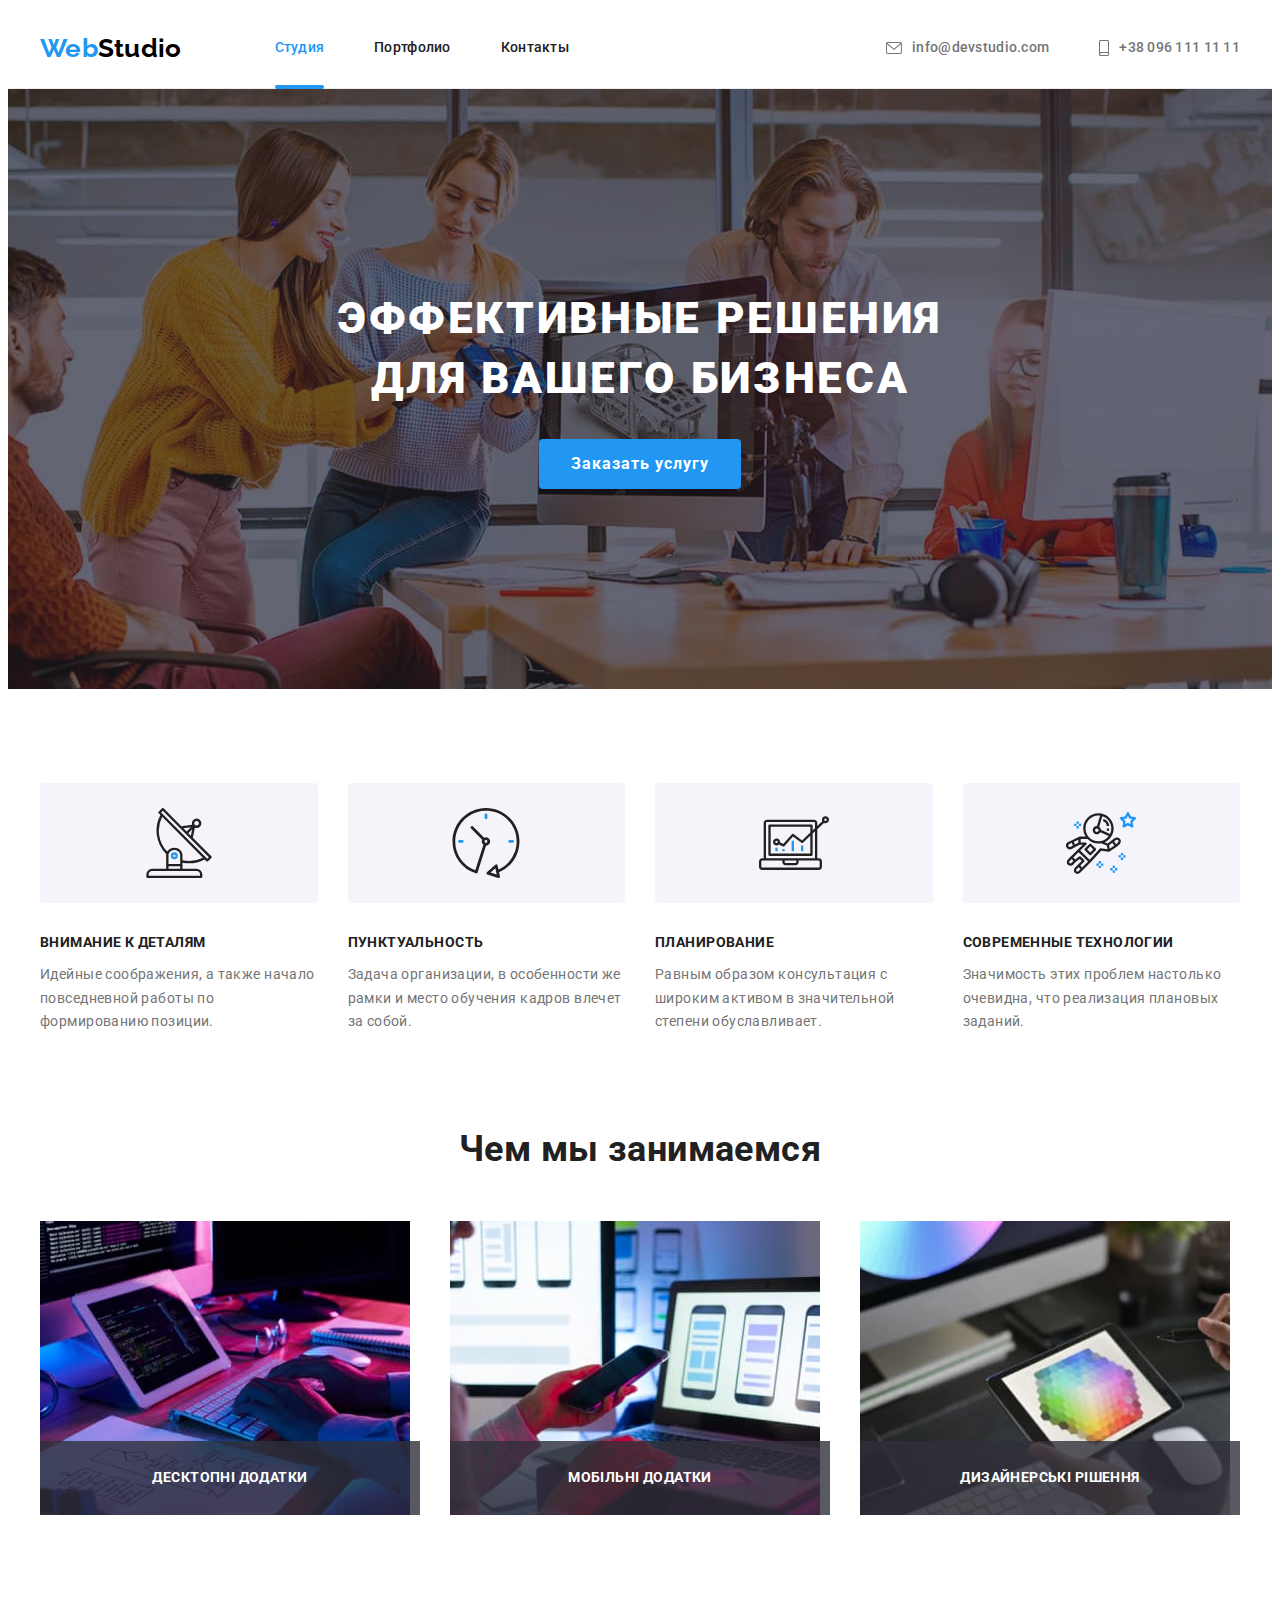
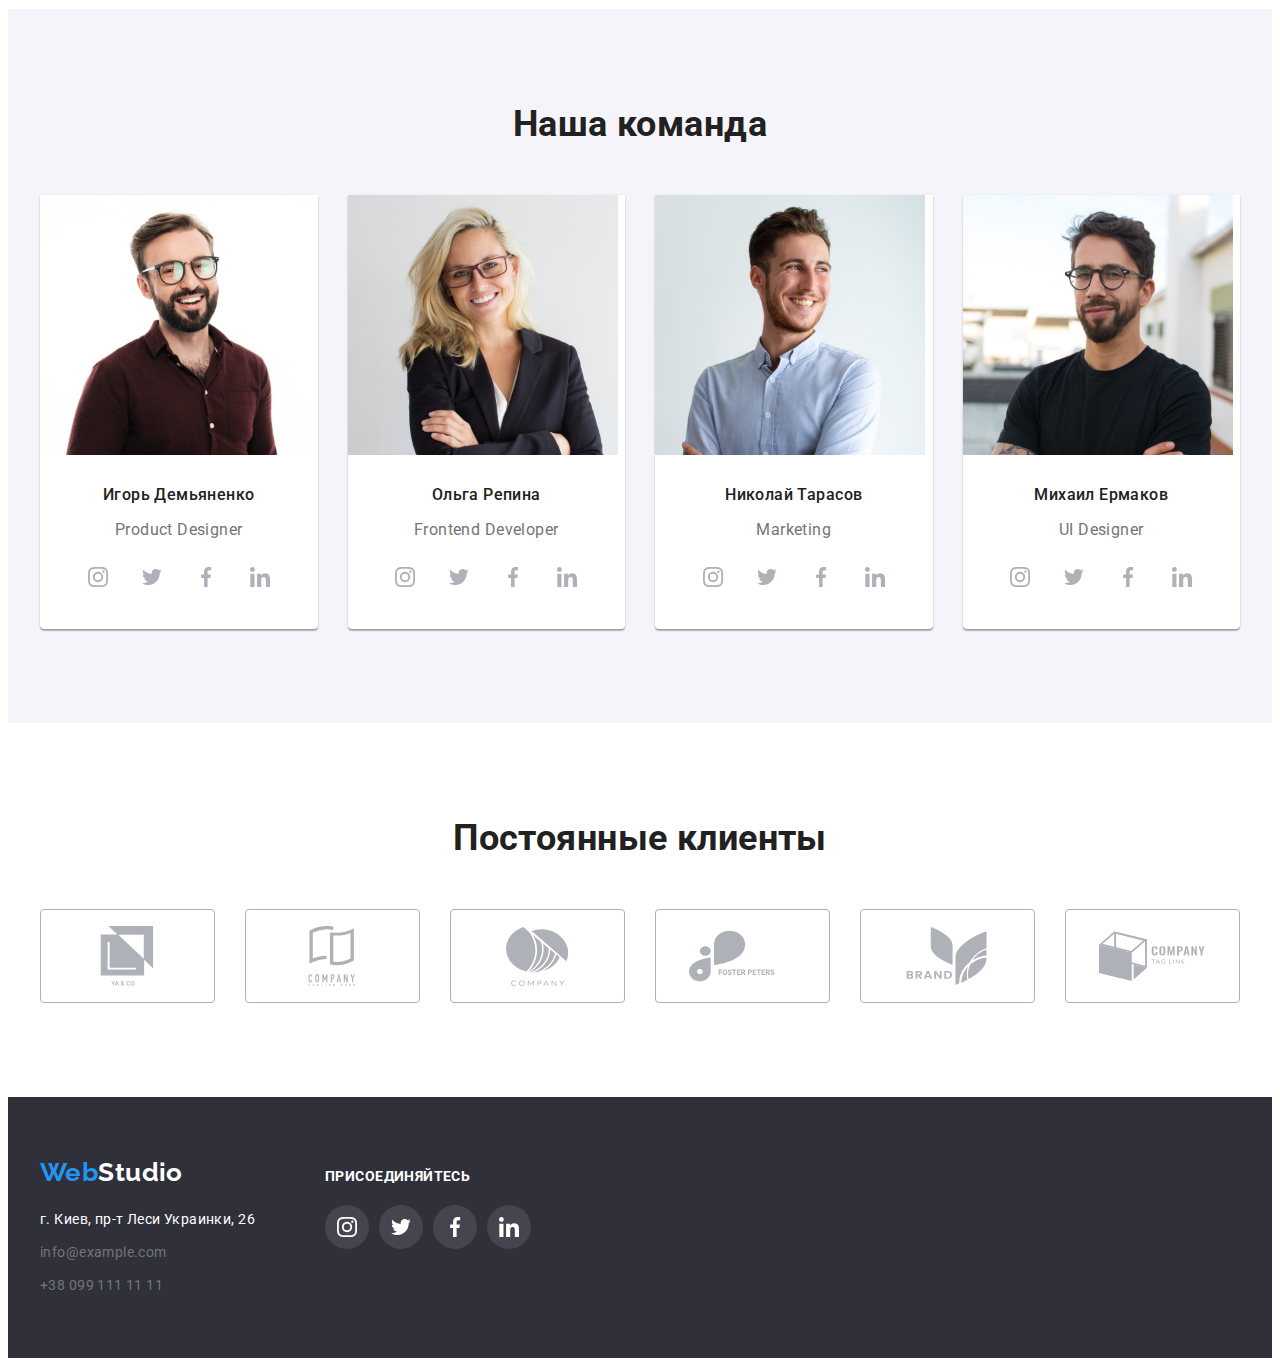
<file: index.html>
<!DOCTYPE html>
<html lang="ru">
  <head>
    <meta charset="UTF-8" />
    <meta http-equiv="X-UA-Compatible" content="IE=edge" />
    <meta name="viewport" content="width=device-width, initial-scale=1.0" />
    <title>Главная</title>
    <link
      rel="stylesheet"
      href="https://cdnjs.cloudflare.com/ajax/libs/modern-normalize/1.1.0/modern-normalize.min.css"
      integrity="sha512-wpPYUAdjBVSE4KJnH1VR1HeZfpl1ub8YT/NKx4PuQ5NmX2tKuGu6U/JRp5y+Y8XG2tV+wKQpNHVUX03MfMFn9Q=="
      crossorigin="anonymous"
      referrerpolicy="no-referrer"
    />
    <link
      href="https://fonts.googleapis.com/css2?family=Raleway:wght@700&family=Roboto:wght@400;500;700;900&display=swap"
      rel="stylesheet"
    />

    <link rel="stylesheet" href="./css/styles.css" />
  </head>
  <body>
    <header class="header">
      <div class="container header-container">
        <nav class="nav-header">
          <a href="#" class="logo link">Web<span class="logo-black">Studio</span></a>
          <ul class="nav-list list">
            <li class="nav-item"><a href="#" class="nav-link link active">Студия</a></li>
            <li class="nav-item"><a href="./portfolio.html" class="nav-link link">Портфолио</a></li>
            <li class="nav-item"><a href="#" class="nav-link link">Контакты</a></li>
          </ul>
        </nav>
        <ul class="contacts-list list">
          <li class="contacts-item">
            <a href="mailto:info@devstudio.com" class="contacts-link link">
              <svg width="16" height="12" class="contacts-icon">
                <use href="./images/icons.svg#icon-envelope"></use>
              </svg>
              info@devstudio.com
            </a>
          </li>
          <li class="contacts-item">
            <a href="tel:+380961111111" class="contacts-link link">
              <svg width="10" height="16" class="contacts-icon">
                <use href="./images/icons.svg#icon-smartphone"></use>
              </svg>
              +38 096 111 11 11
            </a>
          </li>
        </ul>
      </div>
    </header>

    <main>
      <section class="section-hero">
        <div class="container">
          <h1 class="hero-title">Эффективные решения для вашего бизнеса</h1>
          <button type="button" class="main-button" data-modal-open>Заказать услугу</button>
        </div>
      </section>

      <section class="feature section">
        <div class="container content">
          <!-- This h2 will be hidden-->
          <h2 class="hidden-section-title">Особенности</h2>
          <ul class="list feature-list card-set">
            <li class="feature-item card-item">
              <div class="feature-icon">
                <svg width="70px" height="70px">
                  <use href="./images/icons.svg#icon-antenna"></use>
                </svg>
              </div>
              <h3 class="feature-title item-title">Внимание к деталям</h3>
              <p class="text">
                Идейные соображения, а также начало повседневной работы по формированию позиции.
              </p>
            </li>
            <li class="feature-item card-item">
              <div class="feature-icon">
                <svg width="70px" height="70px">
                  <use href="./images/icons.svg#icon-clock"></use>
                </svg>
              </div>
              <h3 class="feature-title item-title">Пунктуальность</h3>
              <p class="text">
                Задача организации, в особенности же рамки и место обучения кадров влечет за собой.
              </p>
            </li>
            <li class="feature-item card-item">
              <div class="feature-icon">
                <svg width="70px" height="70px">
                  <use href="./images/icons.svg#icon-diagram"></use>
                </svg>
              </div>
              <h3 class="feature-title item-title">Планирование</h3>
              <p class="text">
                Равным образом консультация с широким активом в значительной степени обуславливает.
              </p>
            </li>
            <li class="feature-item card-item">
              <div class="feature-icon">
                <svg width="70px" height="70px">
                  <use href="./images/icons.svg#icon-astronaut"></use>
                </svg>
              </div>
              <h3 class="feature-title item-title">Современные технологии</h3>
              <p class="text">
                Значимость этих проблем настолько очевидна, что реализация плановых заданий.
              </p>
            </li>
          </ul>
        </div>
      </section>

      <section class="doing section">
        <div class="container">
          <h2 class="section-title">Чем мы занимаемся</h2>
          <ul class="list doing-list card-set">
            <li class="doing-item card-item">
              <img src="./images/box-1.jpg" alt="Разработка сайта" width="370" />
              <div class="doing-box">
                <h3 class="item-title">Десктопні додатки</h3>
              </div>
            </li>
            <li class="doing-item card-item">
              <img src="./images/box-2.jpg" alt="Тестирование сайта" width="370" />
              <div class="doing-box">
                <h3 class="item-title">Мобільні додатки</h3>
              </div>
            </li>
            <li class="doing-item card-item">
              <img src="./images/box-3.jpg" alt="Разработка дизайна" width="370" />
              <div class="doing-box">
                <h3 class="item-title">Дизайнерські рішення</h3>
              </div>
            </li>
          </ul>
        </div>
      </section>

      <section class="team section">
        <div class="container">
          <h2 class="section-title">Наша команда</h2>
          <ul class="team-list list card-set">
            <li class="team-item card-item">
              <img
                src="./images/img-igor.jpg"
                alt="фото Игорь Демьяненко"
                class="team-img"
                width="270"
              />
              <div class="container-name">
                <h3 class="team-name">Игорь Демьяненко</h3>
                <p class="team-text">Product Designer</p>
                <ul class="socials card-set list">
                  <li class="socials-item">
                    <a
                      href=""
                      class="social-link card-item link"
                      target="_blank"
                      rel="noreferrer noopener"
                      aria-label="instagram"
                    >
                      <svg width="20px" height="20px" class="social-icon">
                        <use href="./images/icons.svg#icon-instagram"></use>
                      </svg>
                    </a>
                  </li>
                  <li class="socials-item">
                    <a
                      href=""
                      class="social-link card-item link"
                      target="_blank"
                      rel="noreferrer noopener"
                      aria-label="twitter"
                    >
                      <svg width="20px" height="20px" class="social-icon">
                        <use href="./images/icons.svg#icon-twitter"></use>
                      </svg>
                    </a>
                  </li>
                  <li class="socials-item">
                    <a
                      href=""
                      class="social-link card-item link"
                      target="_blank"
                      rel="noreferrer noopener"
                      aria-label="facebook"
                    >
                      <svg width="20px" height="20px" class="social-icon">
                        <use href="./images/icons.svg#icon-facebook"></use>
                      </svg>
                    </a>
                  </li>
                  <li class="socials-item">
                    <a
                      href=""
                      class="social-link card-item link"
                      target="_blank"
                      rel="noreferrer noopener"
                      aria-label="linkedin"
                    >
                      <svg width="20px" height="20px" class="social-icon">
                        <use href="./images/icons.svg#icon-linkedin"></use>
                      </svg>
                    </a>
                  </li>
                </ul>
              </div>
            </li>
            <li class="team-item card-item">
              <img
                src="./images/img-olga.jpg"
                alt="фото Ольга Репина"
                class="team-img"
                width="270"
              />
              <div class="container-name">
                <h3 class="team-name">Ольга Репина</h3>
                <p class="team-text">Frontend Developer</p>

                <ul class="socials card-set list">
                  <li class="socials-item">
                    <a
                      href=""
                      class="social-link link"
                      target="_blank"
                      rel="noreferrer noopener"
                      aria-label="instagram"
                    >
                      <svg width="20px" height="20px" class="social-icon">
                        <use href="./images/icons.svg#icon-instagram"></use>
                      </svg>
                    </a>
                  </li>
                  <li class="socials-item">
                    <a
                      href=""
                      class="social-link link"
                      target="_blank"
                      rel="noreferrer noopener"
                      aria-label="twitter"
                    >
                      <svg width="20px" height="20px" class="social-icon">
                        <use href="./images/icons.svg#icon-twitter"></use>
                      </svg>
                    </a>
                  </li>
                  <li class="socials-item">
                    <a
                      href=""
                      class="social-link link"
                      target="_blank"
                      rel="noreferrer noopener"
                      aria-label="facebook"
                    >
                      <svg width="20px" height="20px" class="social-icon">
                        <use href="./images/icons.svg#icon-facebook"></use>
                      </svg>
                    </a>
                  </li>
                  <li class="socials-item">
                    <a
                      href=""
                      class="social-link link"
                      target="_blank"
                      rel="noreferrer noopener"
                      aria-label="linkedin"
                    >
                      <svg width="20px" height="20px" class="social-icon">
                        <use href="./images/icons.svg#icon-linkedin"></use>
                      </svg>
                    </a>
                  </li>
                </ul>
              </div>
            </li>
            <li class="team-item card-item">
              <img
                src="./images/img-nikola.jpg"
                alt="фото Николай Тарасов"
                class="team-img"
                width="270"
              />
              <div class="container-name">
                <h3 class="team-name">Николай Тарасов</h3>
                <p class="team-text">Marketing</p>
                <ul class="socials card-set list">
                  <li class="socials-item">
                    <a
                      href=""
                      class="social-link link"
                      target="_blank"
                      rel="noreferrer noopener"
                      aria-label="instagram"
                    >
                      <svg width="20px" height="20px" class="social-icon">
                        <use href="./images/icons.svg#icon-instagram"></use>
                      </svg>
                    </a>
                  </li>
                  <li class="socials-item">
                    <a
                      href=""
                      class="social-link link"
                      target="_blank"
                      rel="noreferrer noopener"
                      aria-label="twitter"
                    >
                      <svg width="20px" height="20px" class="social-icon">
                        <use href="./images/icons.svg#icon-twitter"></use>
                      </svg>
                    </a>
                  </li>
                  <li class="socials-item">
                    <a
                      href=""
                      class="social-link link"
                      target="_blank"
                      rel="noreferrer noopener"
                      aria-label="facebook"
                    >
                      <svg width="20px" height="20px" class="social-icon">
                        <use href="./images/icons.svg#icon-facebook"></use>
                      </svg>
                    </a>
                  </li>
                  <li class="socials-item">
                    <a
                      href=""
                      class="social-link link"
                      target="_blank"
                      rel="noreferrer noopener"
                      aria-label="linkedin"
                    >
                      <svg width="20px" height="20px" class="social-icon">
                        <use href="./images/icons.svg#icon-linkedin"></use>
                      </svg>
                    </a>
                  </li>
                </ul>
              </div>
            </li>
            <li class="team-item card-item">
              <img
                src="./images/img-michail.jpg"
                alt="фото Михаил Ермаков"
                class="team-img"
                width="270"
              />
              <div class="container-name">
                <h3 class="team-name">Михаил Ермаков</h3>
                <p class="team-text">UI Designer</p>
                <ul class="socials card-set list">
                  <li class="socials-item">
                    <a
                      href=""
                      class="social-link link"
                      target="_blank"
                      rel="noreferrer noopener"
                      aria-label="instagram"
                    >
                      <svg width="20px" height="20px" class="social-icon">
                        <use href="./images/icons.svg#icon-instagram"></use>
                      </svg>
                    </a>
                  </li>
                  <li class="socials-item">
                    <a
                      href=""
                      class="social-link link"
                      target="_blank"
                      rel="noreferrer noopener"
                      aria-label="twitter"
                    >
                      <svg width="20px" height="20px" class="social-icon">
                        <use href="./images/icons.svg#icon-twitter"></use>
                      </svg>
                    </a>
                  </li>
                  <li class="socials-item">
                    <a
                      href=""
                      class="social-link link"
                      target="_blank"
                      rel="noreferrer noopener"
                      aria-label="facebook"
                    >
                      <svg width="20px" height="20px" class="social-icon">
                        <use href="./images/icons.svg#icon-facebook"></use>
                      </svg>
                    </a>
                  </li>
                  <li class="socials-item">
                    <a
                      href=""
                      class="social-link link"
                      target="_blank"
                      rel="noreferrer noopener"
                      aria-label="linkedin"
                    >
                      <svg width="20px" height="20px" class="social-icon">
                        <use href="./images/icons.svg#icon-linkedin"></use>
                      </svg>
                    </a>
                  </li>
                </ul>
              </div>
            </li>
          </ul>
        </div>
      </section>
      <section class="clients section">
        <div class="container">
          <h2 class="section-title">Постоянные клиенты</h2>
          <ul class="clients-list card-set list">
            <li class="clients-item card-item">
              <a
                href=""
                class="clients-link link"
                target="_blank"
                rel="noreferrer noopener"
                aria-label="company link"
              >
                <svg width="106px" height="60px" class="clients-icon">
                  <use href="./images/icons.svg#icon-group1"></use>
                </svg>
              </a>
            </li>
            <li class="clients-item card-item">
              <a
                href=""
                class="clients-link link"
                target="_blank"
                rel="noreferrer noopener"
                aria-label="company link"
              >
                <svg width="106px" height="60px" class="clients-icon">
                  <use href="./images/icons.svg#icon-group2"></use>
                </svg>
              </a>
            </li>
            <li class="clients-item card-item">
              <a
                href=""
                class="clients-link link"
                target="_blank"
                rel="noreferrer noopener"
                aria-label="company link"
              >
                <svg width="106px" height="60px" class="clients-icon">
                  <use href="./images/icons.svg#icon-group3"></use>
                </svg>
              </a>
            </li>
            <li class="clients-item card-item">
              <a
                href=""
                class="clients-link link"
                target="_blank"
                rel="noreferrer noopener"
                aria-label="company link"
              >
                <svg width="106px" height="60px" class="clients-icon">
                  <use href="./images/icons.svg#icon-group4"></use>
                </svg>
              </a>
            </li>
            <li class="clients-item card-item">
              <a
                href=""
                class="clients-link link"
                target="_blank"
                rel="noreferrer noopener"
                aria-label="company link"
              >
                <svg width="106px" height="60px" class="clients-icon">
                  <use href="./images/icons.svg#icon-group5"></use>
                </svg>
              </a>
            </li>
            <li class="clients-item card-item">
              <a
                href=""
                class="clients-link link"
                target="_blank"
                rel="noreferrer noopener"
                aria-label="company link"
              >
                <svg width="106px" height="60px" class="clients-icon">
                  <use href="./images/icons.svg#icon-group6"></use>
                </svg>
              </a>
            </li>
          </ul>
        </div>
      </section>
    </main>

    <footer class="footer">
      <div class="container">
        <div class="footer-container">
          <a href="#" class="logo link">Web<span class="logo-white">Studio</span></a>
          <address class="address">
            <ul class="list address-list">
              <li class="address-item">
                <a
                  href="https://goo.gl/maps/cmPsCxapfPT3pbkK8"
                  target="_blank"
                  rel="noreferrer noopener"
                  class="address-link link"
                  >г. Киев, пр-т Леси Украинки, 26</a
                >
              </li>
              <li class="address-item">
                <a
                  href="mailto:info@example.com"
                  target="_blank"
                  rel="noreferrer noopener"
                  class="contacts-link link"
                  >info@example.com</a
                >
              </li>
              <li class="address-item">
                <a
                  href="tel:+380991111111"
                  target="_blank"
                  rel="noreferrer noopener"
                  class="contacts-link link"
                  >+38 099 111 11 11</a
                >
              </li>
            </ul>
          </address>
        </div>
        <div class="social-container">
          <p class="footer-social-title item-title">присоединяйтесь</p>
          <ul class="socials card-set list">
            <li class="social-item">
              <a
                href=""
                class="social-link footer-social link"
                target="_blank"
                rel="noreferrer noopener"
                aria-label="instagram"
              >
                <svg width="20px" height="20px" class="social-icon footer-icon">
                  <use href="./images/icons.svg#icon-instagram"></use>
                </svg>
              </a>
            </li>
            <li class="social-item">
              <a
                href=""
                class="social-link footer-social link"
                target="_blank"
                rel="noreferrer noopener"
                aria-label="twitter"
              >
                <svg width="20px" height="20px" class="social-icon footer-icon">
                  <use href="./images/icons.svg#icon-twitter"></use>
                </svg>
              </a>
            </li>
            <li class="social-item">
              <a
                href=""
                class="social-link footer-social link"
                target="_blank"
                rel="noreferrer noopener"
                aria-label="facebook"
              >
                <svg width="20px" height="20px" class="social-icon footer-icon">
                  <use href="./images/icons.svg#icon-facebook"></use>
                </svg>
              </a>
            </li>
            <li class="social-item">
              <a
                href=""
                class="social-link footer-social link"
                target="_blank"
                rel="noreferrer noopener"
                aria-label="linkedin"
              >
                <svg width="20px" height="20px" class="social-icon footer-icon">
                  <use href="./images/icons.svg#icon-linkedin"></use>
                </svg>
              </a>
            </li>
          </ul>
        </div>
      </div>
    </footer>

    <!-- Modal Window -->

    <div class="backdrop is-hidden" data-modal>
      <div class="modal">
        <button class="modal-btn" data-modal-close>
          <svg width="20" height="20" class="modal-icon">
            <use href="./images/icons.svg#icon-close"></use>
          </svg>
        </button>
      </div>
    </div>

    <script src="./js/modal.js"></script>
  </body>
</html>
</file>
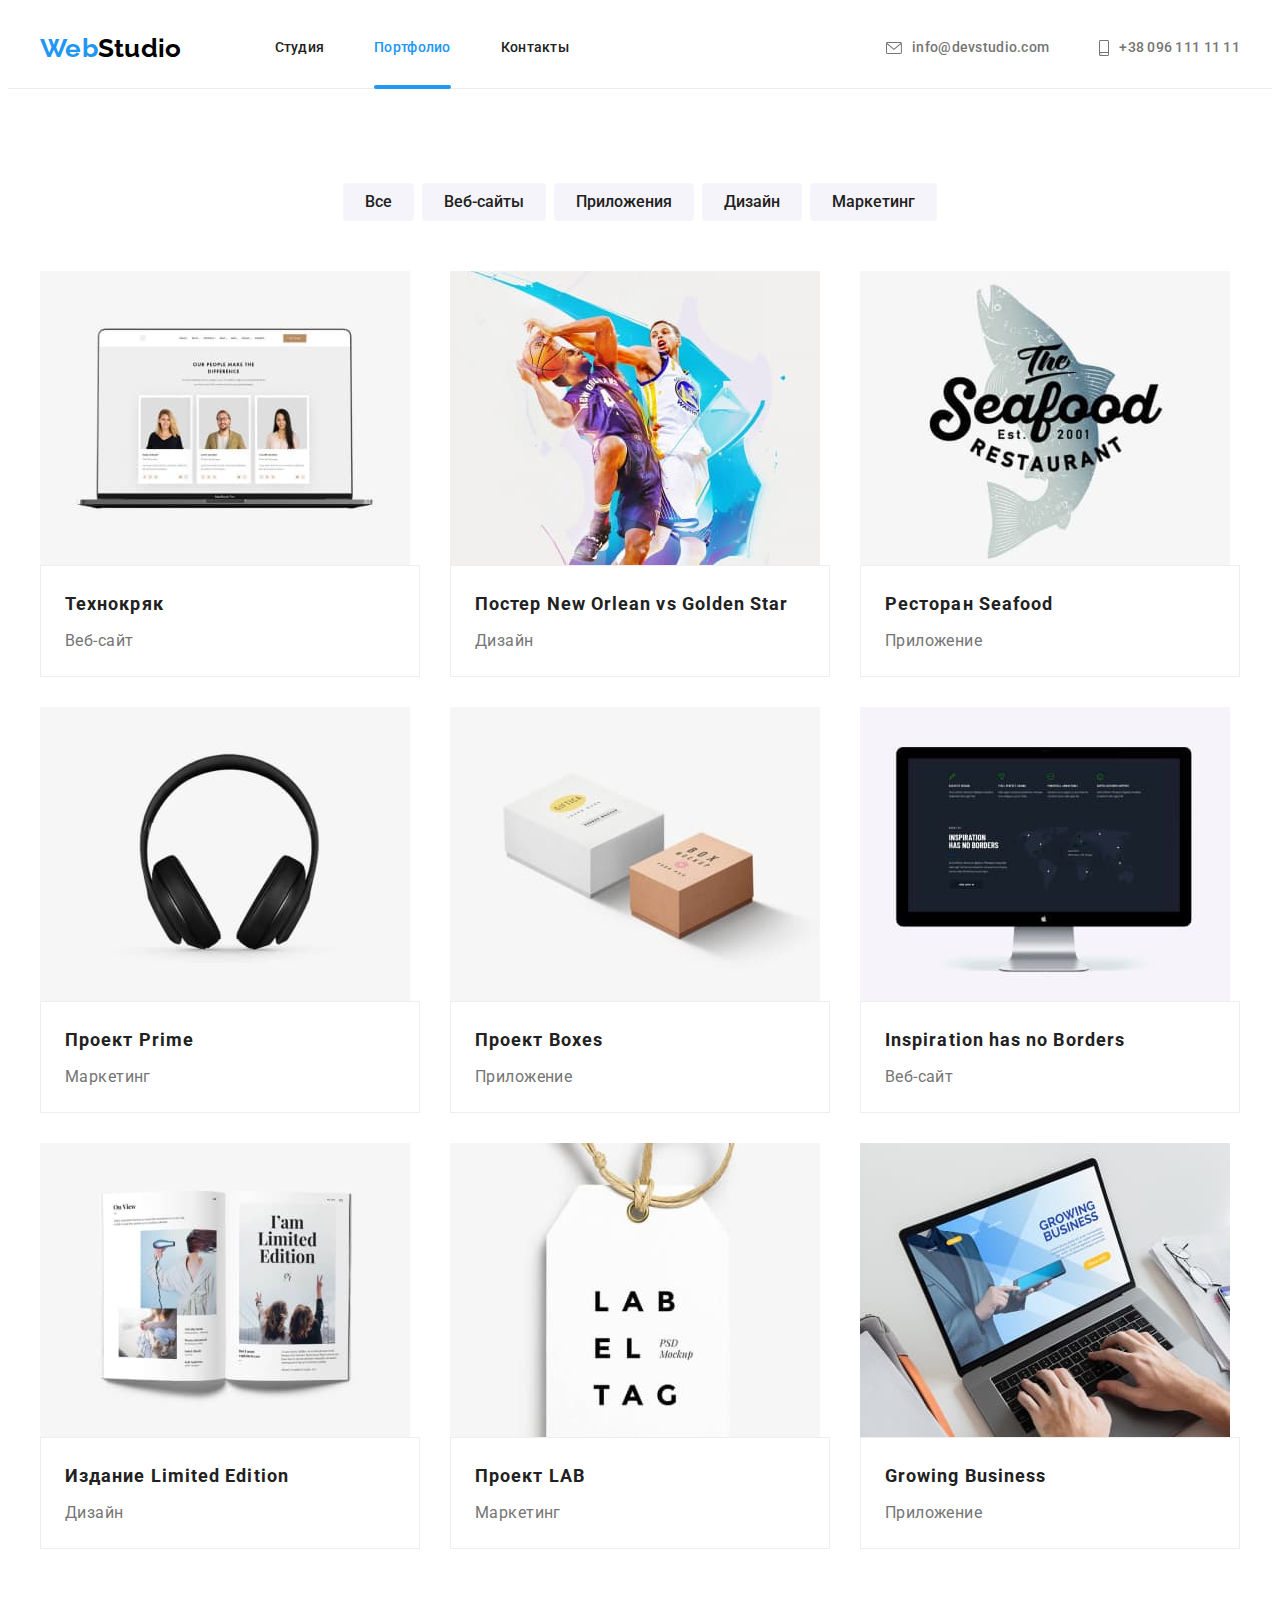
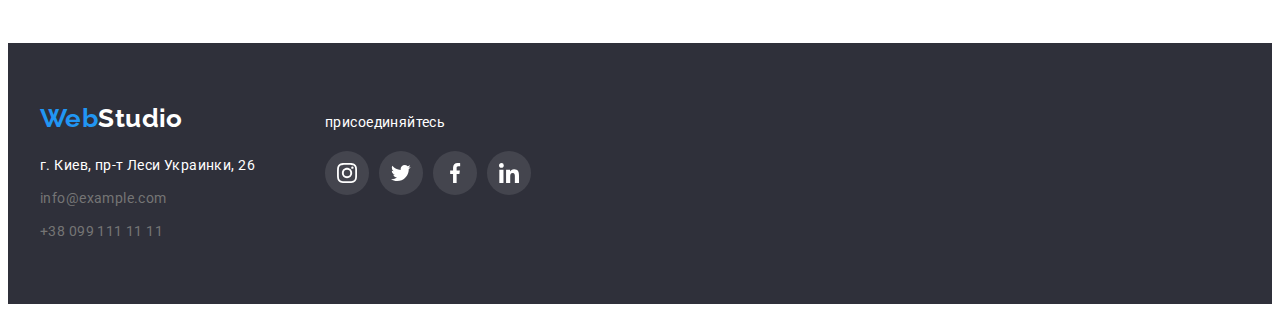
<file: portfolio.html>
<!DOCTYPE html>
<html lang="ru">
  <head>
    <meta charset="UTF-8" />
    <meta http-equiv="X-UA-Compatible" content="IE=edge" />
    <meta name="viewport" content="width=device-width, initial-scale=1.0" />
    <title>Портфолио</title>
    <link
      rel="stylesheet"
      href="https://cdnjs.cloudflare.com/ajax/libs/modern-normalize/1.1.0/modern-normalize.min.css"
      integrity="sha512-wpPYUAdjBVSE4KJnH1VR1HeZfpl1ub8YT/NKx4PuQ5NmX2tKuGu6U/JRp5y+Y8XG2tV+wKQpNHVUX03MfMFn9Q=="
      crossorigin="anonymous"
      referrerpolicy="no-referrer"
    />
    <link
      href="https://fonts.googleapis.com/css2?family=Raleway:wght@700&family=Roboto:wght@400;500;700;900&display=swap"
      rel="stylesheet"
    />
    <link rel="stylesheet" href="./css/styles.css" />
  </head>

  <body>
    <header class="header">
      <div class="container header-container">
        <nav class="nav-header">
          <a href="./index.html" class="logo link">Web<span class="logo-black">Studio</span></a>
          <ul class="nav-list list">
            <li class="nav-item"><a href="./index.html" class="nav-link link">Студия</a></li>
            <li class="nav-item">
              <a href="./portfolio.html" class="nav-link link active">Портфолио</a>
            </li>
            <li class="nav-item"><a href="#" class="nav-link link">Контакты</a></li>
          </ul>
        </nav>
        <ul class="contacts-list list">
          <li class="contacts-item">
            <a href="mailto:info@devstudio.com" class="contacts-link link">
              <svg width="16" height="12" class="contacts-icon">
                <use href="./images/icons.svg#icon-envelope"></use>
              </svg>
              info@devstudio.com
            </a>
          </li>
          <li class="contacts-item">
            <a href="tel:+380961111111" class="contacts-link link">
              <svg width="10" height="16" class="contacts-icon">
                <use href="./images/icons.svg#icon-smartphone"></use>
              </svg>
              +38 096 111 11 11
            </a>
          </li>
        </ul>
      </div>
    </header>
    <main>
      <section class="job section">
        <div class="container">
          <h1 class="hidden-section-title">Нашы работы</h1>

          <ul class="button-list list">
            <li class="button-item">
              <button type="button" class="filter-button">Все</button>
            </li>
            <li class="button-item">
              <button type="button" class="filter-button">Веб-сайты</button>
            </li>
            <li class="button-item">
              <button type="button" class="filter-button">Приложения</button>
            </li>
            <li class="button-item">
              <button type="button" class="filter-button">Дизайн</button>
            </li>
            <li class="button-item">
              <button type="button" class="filter-button">Маркетинг</button>
            </li>
          </ul>
          <ul class="list job-list card-set">
            <li class="job-item card-item">
              <a href="" class="link job-link" target="_blank" rel="noreferrer noopener">
                <div class="overlay-box">
                  <img
                    src="./images/imgnote.jpg"
                    alt="Карточки команды на мониторе"
                    width="370"
                    height="294"
                  />
                  <div class="overlay">
                    <p class="overlay-text">
                      Ресурс пропонує комплексні пропозиції з різним рівнем функціоналу та сервісів.
                      Все це дозволить відвідувачу отримати вичерпні відомості про компанію чи
                      приватну особу.
                    </p>
                  </div>
                </div>
                <div class="job-container">
                  <h2 class="job-title">Технокряк</h2>
                  <p class="job-text">Веб-сайт</p>
                </div>
              </a>
            </li>
            <li class="job-item card-item">
              <a href="" class="link job-link" target="_blank" rel="noreferrer noopener">
                <div class="overlay-box">
                  <img
                    src="./images/imgBB.jpg"
                    alt="Баскетдолисты в игре"
                    width="370"
                    height="294"
                  />
                  <div class="overlay">
                    <p class="overlay-text">
                      Lorem ipsum dolor sit amet consectetur, adipisicing elit. Quae libero tenetur
                      beatae, porro quisquam, sed amet soluta minima, voluptatem autem tempora!
                    </p>
                  </div>
                </div>
                <div class="job-container">
                  <h2 class="job-title">Постер New Orlean vs Golden Star</h2>
                  <p class="job-text">Дизайн</p>
                </div>
              </a>
            </li>
            <li class="job-item card-item">
              <a href="" class="link job-link" target="_blank" rel="noreferrer noopener">
                <div class="overlay-box">
                  <img
                    src="./images/imgsea.jpg"
                    alt="Логотип ресторана морепродуктов"
                    width="370"
                    height="294"
                  />
                  <div class="overlay">
                    <p class="overlay-text">
                      Lorem ipsum dolor sit amet consectetur, adipisicing elit. Quae libero tenetur
                      beatae, porro quisquam, sed amet soluta minima, voluptatem autem tempora!
                    </p>
                  </div>
                </div>
                <div class="job-container">
                  <h2 class="job-title">Ресторан Seafood</h2>
                  <p class="job-text">Приложение</p>
                </div>
              </a>
            </li>
            <li class="job-item card-item">
              <a href="" class="link job-link" target="_blank" rel="noreferrer noopener">
                <div class="overlay-box">
                  <img src="./images/imgHearphone.jpg" alt="Наушники" width="370" height="294" />
                  <div class="overlay">
                    <p class="overlay-text">
                      Lorem ipsum dolor sit amet consectetur, adipisicing elit. Quae libero tenetur
                      beatae, porro quisquam, sed amet soluta minima, voluptatem autem tempora!
                    </p>
                  </div>
                </div>
                <div class="job-container">
                  <h2 class="job-title">Проект Prime</h2>
                  <p class="job-text">Маркетинг</p>
                </div>
              </a>
            </li>
            <li class="job-item card-item">
              <a href="" class="link job-link" target="_blank" rel="noreferrer noopener">
                <div class="overlay-box">
                  <img
                    src="./images/imgboxes.jpg"
                    alt="2 картонные коробки"
                    width="370"
                    height="294"
                  />
                  <div class="overlay">
                    <p class="overlay-text">
                      Lorem ipsum dolor sit amet consectetur, adipisicing elit. Quae libero tenetur
                      beatae, porro quisquam, sed amet soluta minima, voluptatem autem tempora!
                    </p>
                  </div>
                </div>
                <div class="job-container">
                  <h2 class="job-title">Проект Boxes</h2>
                  <p class="job-text">Приложение</p>
                </div>
              </a>
            </li>
            <li class="job-item card-item">
              <a href="" class="link job-link" target="_blank" rel="noreferrer noopener">
                <div class="overlay-box">
                  <img
                    src="./images/imgmonitor.jpg"
                    alt="Монитор с картой мира"
                    width="370"
                    height="294"
                  />
                  <div class="overlay">
                    <p class="overlay-text">
                      Lorem ipsum dolor sit amet consectetur, adipisicing elit. Quae libero tenetur
                      beatae, porro quisquam, sed amet soluta minima, voluptatem autem tempora!
                    </p>
                  </div>
                </div>
                <div class="job-container">
                  <h2 class="job-title">Inspiration has no Borders</h2>
                  <p class="job-text">Веб-сайт</p>
                </div>
              </a>
            </li>
            <li class="job-item card-item">
              <a href="" class="link job-link" target="_blank" rel="noreferrer noopener">
                <div class="overlay-box">
                  <img src="./images/imgbook.jpg" alt="Журнал" width="370" height="294" />
                  <div class="overlay">
                    <p class="overlay-text">
                      Lorem ipsum dolor sit amet consectetur, adipisicing elit. Quae libero tenetur
                      beatae, porro quisquam, sed amet soluta minima, voluptatem autem tempora!
                    </p>
                  </div>
                </div>
                <div class="job-container">
                  <h2 class="job-title">Издание Limited Edition</h2>
                  <p class="job-text">Дизайн</p>
                </div>
              </a>
            </li>
            <li class="job-item card-item">
              <a href="" class="link job-link" target="_blank" rel="noreferrer noopener">
                <div class="overlay-box">
                  <img src="./images/imglable.jpg" alt="Этиектка" width="370" height="294" />
                  <div class="overlay">
                    <p class="overlay-text">
                      Lorem ipsum dolor sit amet consectetur, adipisicing elit. Quae libero tenetur
                      beatae, porro quisquam, sed amet soluta minima, voluptatem autem tempora!
                    </p>
                  </div>
                </div>
                <div class="job-container">
                  <h2 class="job-title">Проект LAB</h2>
                  <p class="job-text">Маркетинг</p>
                </div>
              </a>
            </li>
            <li class="job-item card-item">
              <a href="" class="link job-link" target="_blank" rel="noreferrer noopener">
                <div class="overlay-box">
                  <img
                    src="./images/imgtype.jpg"
                    alt="Человек печатает на ноутбуке"
                    width="370"
                    height="294"
                  />
                  <div class="overlay">
                    <p class="overlay-text">
                      Lorem ipsum dolor sit amet consectetur, adipisicing elit. Quae libero tenetur
                      beatae, porro quisquam, sed amet soluta minima, voluptatem autem tempora!
                    </p>
                  </div>
                </div>
                <div class="job-container">
                  <h2 class="job-title">Growing Business</h2>
                  <p class="job-text">Приложение</p>
                </div>
              </a>
            </li>
          </ul>
        </div>
      </section>
    </main>

    <footer class="footer">
      <div class="container">
        <div class="footer-container">
          <a href="#" class="logo link">Web<span class="logo-white">Studio</span></a>
          <address class="address">
            <ul class="list address-list">
              <li class="address-item">
                <a
                  href="https://goo.gl/maps/cmPsCxapfPT3pbkK8"
                  target="_blank"
                  rel="noreferrer noopener"
                  class="address-link link"
                  >г. Киев, пр-т Леси Украинки, 26</a
                >
              </li>
              <li class="address-item">
                <a
                  href="mailto:info@example.com"
                  target="_blank"
                  rel="noreferrer noopener"
                  class="contacts-link link"
                  >info@example.com</a
                >
              </li>
              <li class="address-item">
                <a
                  href="tel:+380991111111"
                  target="_blank"
                  rel="noreferrer noopener"
                  class="contacts-link link"
                  >+38 099 111 11 11</a
                >
              </li>
            </ul>
          </address>
        </div>
        <div class="social-container">
          <p class="footer-social-title">присоединяйтесь</p>
          <ul class="socials card-set list">
            <li class="social-item">
              <a
                href=""
                class="social-link footer-social link"
                target="_blank"
                rel="noreferrer noopener"
                aria-label="instagram"
              >
                <svg width="20px" height="20px" class="social-icon footer-icon">
                  <use href="./images/icons.svg#icon-instagram"></use>
                </svg>
              </a>
            </li>
            <li class="social-item">
              <a
                href=""
                class="social-link footer-social link"
                target="_blank"
                rel="noreferrer noopener"
                aria-label="twitter"
              >
                <svg width="20px" height="20px" class="social-icon footer-icon">
                  <use href="./images/icons.svg#icon-twitter"></use>
                </svg>
              </a>
            </li>
            <li class="social-item">
              <a
                href=""
                class="social-link footer-social link"
                target="_blank"
                rel="noreferrer noopener"
                aria-label="facebook"
              >
                <svg width="20px" height="20px" class="social-icon footer-icon">
                  <use href="./images/icons.svg#icon-facebook"></use>
                </svg>
              </a>
            </li>
            <li class="social-item">
              <a
                href=""
                class="social-link footer-social link"
                target="_blank"
                rel="noreferrer noopener"
                aria-label="linkedin"
              >
                <svg width="20px" height="20px" class="social-icon footer-icon">
                  <use href="./images/icons.svg#icon-linkedin"></use>
                </svg>
              </a>
            </li>
          </ul>
        </div>
      </div>
    </footer>
  </body>
</html>
</file>
<file: css/styles.css>
:root {
  --secod-bgcr: #f5f4fa;
  --footer-bgc: #2f303a;
  --main-text: #212121;
  --second-text: #757575;
  --hover-text: #2196f3;
  --white-text: #ffffff;
  --black-text: #000000;
  --black-transparency: rgba (255, 255, 255, 0,6);
  --card-item: 3;
  --gap: 30px;
  --icon: #AFB1B8;
  --animation: 250ms cubic-bezier(0.4, 0, 0.2, 1)
}

body {
  font-family: "Roboto", sans-serif;
  color: var(--second-text);
  letter-spacing: 0.03em;
  font-size: 14px;
  line-height: 1.71;
}

h1,h2,h3,ul,p {
  margin: 0;
  padding: 0;
}

img {
  display: block;
  max-width: 100%;
  height: auto;
}

.container {
  width: 1200px;
  padding-left: 15px;
  padding-right: 15px;
  margin-left: auto;
  margin-right: auto;
}

.section {
  padding-top: 94px;
  padding-bottom: 94px;
}

.section.doing {
  padding-top: 0;
}

.header {
  font-weight: 500;
  line-height: 1.14;
  letter-spacing: 0.02em;
  border-bottom: 1px solid #ECECEC;
}

.header-container {
  display: flex;
  align-items: center;
}

.link {
  text-decoration: none;
  color: currentColor;
}

.card-set {
  display: flex;
  flex-wrap: wrap;
  gap: var(--gap);
}

.card-item {
  flex-basis: calc((100% - (var(--card-item) - 1) * var(--gap)) / var(--card-item) );
}

.footer {
  background-color: var(--footer-bgc);
  padding-top: 60px;
  padding-bottom: 60px;

}

.team {
  background: var(--secod-bgcr);
}

.list {
  list-style: none;
}

.logo {
  font-family: 'Raleway', sans-serif;
  font-weight: 700;
  font-size: 26px;
  line-height: 1.19;
  color: var(--hover-text);
}

.header .logo {
  margin-right: 93px;
}

.logo-white {
  color: var(--white-text);
}

.logo-black {
  color: var(--black-text);
}

.logo-part {
  color: var(--hover-text);
}

.footer .logo {
  margin-bottom: 20px;
}

.contacts-item:not(:last-child) {
  margin-right: 50px;
  
}

.contacts-link {
  transition: color var(--animation);
  position: relative;
}

.contacts-link:focus,
.contacts-link:hover {
  color: var(--hover-text);
}

.contacts-item {
  display: flex;
  align-items: center;
}

.contacts-icon {
  margin-right: 10px;
}

.contacts-icon {
  fill: currentColor;
}

.nav-item:not(:last-child) {
  margin-right: 50px;
}

.nav-link {
  transition: color var(--animation);
  position: relative;
}

.nav-link:focus,
.nav-link:hover,
.active {
  color: var(--hover-text);
}

.nav-link.active::after {
  position: absolute;
  bottom: -1px;

  content: " ";
  background: var(--hover-text);
  width: 100%;
  height: 4px;
  border-radius: 2px;
}

.nav-header {
  display: flex;
  align-items: center;
}

.nav-list {
  color: var(--main-text);
  display: flex;
}

.contacts-list {
  display: flex;
  margin-left: auto;
}

.nav-link, .header .contacts-link {
  padding-top: 32px;
  padding-bottom: 32px;
  display: flex;
  align-items: center;
}

.section-hero {
  background-color: var(--footer-bgc);
  max-width: 1600px;
  margin-left: auto;
  margin-right: auto;
  text-align: center;
  padding-top: 200px;
  padding-bottom: 200px;
  background-size: cover;
  background-repeat: no-repeat;
  background-position: center;
  background-image: linear-gradient(
    to right, 
    rgba(47, 48, 58, 0.4),
    rgba(47, 46, 58, 0.4)),
    url("../images/bgr-img.jpg");
}


.hero-title {
  font-weight: 900;
  font-size: 44px;
  line-height: 1.36;
  text-align: center;
  letter-spacing: 0.06em;
  text-transform: uppercase;
  color: var(--white-text);
  margin-bottom: 30px;
  max-width: 696px ;
  margin-left: auto;
  margin-right: auto;
}

.main-button {
  border: none;
  background-color: var(--hover-text);
  box-shadow: 0px 4px 4px rgba(0, 0, 0, 0.15);
  border-radius: 4px;
  min-width: 200px;
  padding: 10px 32px;

  cursor: pointer;

  font-weight: 700;
  font-size: 16px;
  line-height: 1.88;
  letter-spacing: 0.06em;
  color: var(--white-text);
  font-family: inherit;

  transition: background-color var(--animation) ;
}

.main-button:focus,
.main-button:hover {
  background-color: #188ce8;
}

.feature-list, .team-list {
  --card-item: 4;
}

.feature-title {
  margin-bottom: 10px;
  color: var(--main-text);
}

.doing-item {
  position: relative;
}

.doing-box {
  position: absolute;
  bottom: 0;
  width: 100%;
  padding-top: 27px;
  padding-bottom: 27px;
  text-align: center;
  color: var(--white-text);
  background: rgba(47, 48, 58, 0.8);
}

.doing-text {
  line-height: 1.14;
}

.section-title {
  font-weight: 700;
  font-size: 36px;
  line-height: 1.17;
  color: var(--main-text);
  text-align: center;
  margin-bottom: 50px;
}

.item-title {
  font-weight: 700;
  line-height: 1.42;
  text-transform: uppercase;
  
  font-size: 14px;
}

.hidden-section-title {
  position: absolute;
  width: 1px;
  height: 1px;
  margin: -1px;
  border: 0;
  padding: 0;
  white-space: nowrap;
  clip-path: inset(100%);
  clip: rect(0 0 0 0);
  overflow: hidden;
}

.team-name {
  font-weight: 500;
  color: var(--main-text);
  margin-bottom: 10px;
}

.team-item {
  background-color: var(--white-text);
  box-shadow: 0px 1px 3px rgba(0, 0, 0, 0.12), 0px 1px 1px rgba(0, 0, 0, 0.14), 0px 2px 1px rgba(0, 0, 0, 0.2);
  border-radius: 0px 0px 4px 4px;
}

.team-text,
.team-name {
  font-size: 16px;
  line-height: 1.19;
  text-align: center;
  margin-bottom: 16px;
}

.address {
  font-size: inherit;
  font-style: inherit;
}

.address-link[target="_blank"] {
  color: var(--white-text);
  transition: color var(--animation);
}

.address-link:focus,
.address-link:hover {
  color: var(--hover-text);
}

.footer-container {
  display: flex;
  flex-direction: column;
}

.address-item:not(:last-child) {
  margin-bottom: 9px;
}

.button-list {
  display: flex;
  margin-bottom: 50px;
  justify-content: center;
  gap: 8px;
}

.filter-button {
  font-weight: 500;
  font-size: 16px;
  line-height: 1.63;
  color: var(--main-text);
  font-family: inherit;

  border: none;
  padding: 6px 22px;
  background-color: var(--secod-bgcr);
  border-radius: 4px;
  cursor: pointer;

  transition: color var(--animation), background-color var(--animation), box-shadow var(--animation);
}

.filter-button:focus,
.filter-button:hover {
  background-color: var(--hover-text);
  color: var(--white-text);
  box-shadow: 0px 3px 1px rgba(0, 0, 0, 0.1), 0px 1px 2px rgba(0, 0, 0, 0.08), 0px 2px 2px rgba(0, 0, 0, 0.12);
}

.job-link {
  display: block;
  transition: box-shadow var(--animation);
}

.job-link:hover,
.job-link:focus {
  box-shadow: 0px 1px 1px rgba(0, 0, 0, 0.12), 0px 4px 4px rgba(0, 0, 0, 0.06), 1px 4px 6px rgba(0, 0, 0, 0.16);
}

.overlay-box {
  position: relative;
  overflow: hidden;
}

.overlay {
  display: flex;
  align-items: center;
  justify-content: center;
  padding: 63px 24px;

  position: absolute;
  top: 0;
  left: 0;

  width: 100%;
  height: 100%;
  background: rgba(33, 150, 243, 0.9);
  
  transform: translateY(100%);
  transition: transform 500ms ease;
}

.job-link:hover .overlay,
.job-link:focus .overlay {
  transform: translateY(0);
}

.overlay-text {
  font-size: 18px;
  line-height: 1.6;
  color: var(--white-text);
  text-align: center;
  height: 100%;
  overflow: auto;
}

.job-title {
  font-weight: 700;
  font-size: 18px;
  line-height: 2;
  letter-spacing: 0.06em;
  color: var(--main-text);
  margin-bottom: 4px;
}

.job-text {
  font-size: 16px;
  line-height: 1.88;
}


.job-container {
  padding-top: 20px;
  padding-bottom: 20px;
  padding-left: 24px;
  padding-right: 24px;
  border: 1px solid #EEEEEE;
}

.container-name {
  padding-top: 30px;
  padding-bottom: 30px;
}

/* socials icon */

.socials {
  --gap: 10px;
  justify-content: center;
}

.social-link {
  display: flex;
  align-items: center;
  justify-content: center;

  width: 44px;
  height: 44px;
  background-color: var(--white-text);
  color: var(--icon);
  border-radius: 50%;

  transition: color var(--animation), background-color var(--animation);
}

.social-link:hover,
.social-link:focus {
  color: var(--white-text);
  background-color: var(--hover-text);
}

.social-icon,
.clients-icon {
  fill: currentColor;
}

/* footer-socials-icon */

.footer>.container {
  display: flex;
  gap: 70px;
  align-items: baseline;
}

.footer-social-title {
  line-height: 1.14;
  color: var(--white-text);
  margin-bottom: 20px;
}

.footer-social {
  background-color: rgba(255, 255, 255, 0.1);
  color: var(--white-text);
}


/* feature-icon */

.feature-icon {
  display: flex;
  align-items: center;
  justify-content: center;
  margin-bottom: 30px;

  
  height: 120px;
  border-radius: 4px;
  background-color: var(--secod-bgcr);
}

/* clients-section */

.clients-list {
  --card-item: 6;
}

.clients-link {
  display: flex;
  align-items: center;
  justify-content: center;

  height: 92px;
  border-radius: 4px;
  border: 1px solid currentColor;
  color: var(--icon);

  transition: color var(--animation);
}

.clients-link:hover,
.clients-link:focus {
  color: var(--hover-text);
}

/* Modal window */

.backdrop {
  position: fixed;
  top: 0;
  left: 0;

  width: 100%;
  height: 100%;

  background-color: rgba(0, 0, 0, 0.2) ;
  z-index: 2;

    transition: opacity var(--animation), visibility var(--animation);
}

.backdrop.is-hidden {
  opacity: 0;
  visibility: hidden;
  pointer-events: none;
}

.modal {
  position: absolute;
  width: 528px;
  height: 581px;
  background-color: var(--white-text);
  border-radius: 4px;

  top: 50%;
  left: 50%;
  transform: translate(-50%, -50%);
  transition: transform var(--animation), var(--animation);
}

.backdrop.is-hidden .modal {
  opacity: 0;
  transform: translate(-50%, -50%) scale(0.5) ;
}

.modal-btn {
  display: flex;
  justify-content: center;
  align-items: center;
  position: absolute;
  top: 8px;
  right: 8px;
  border-radius: 50%;
  border: 1px solid rgba(0, 0, 0, 0.1);
  background-color: transparent;
  width: 30px;
    height: 30px;
    cursor: pointer;
}
</file>
